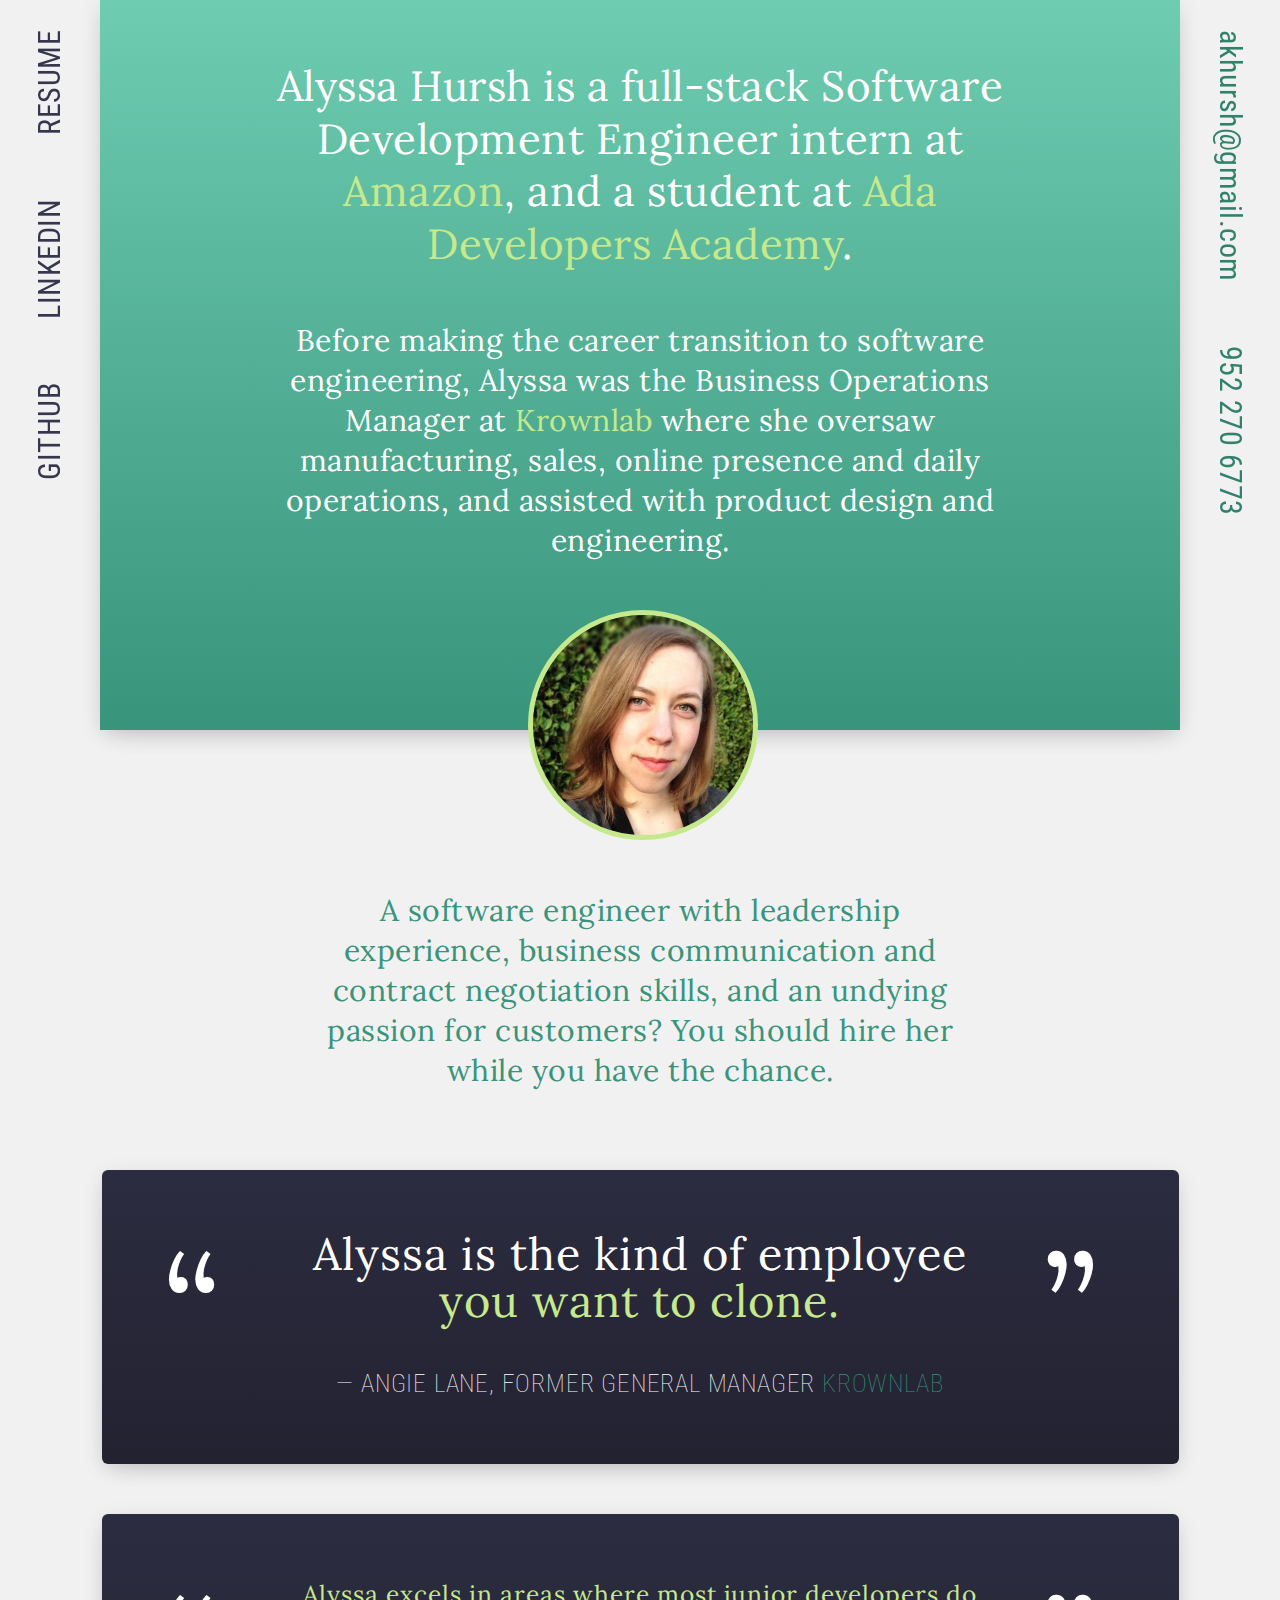
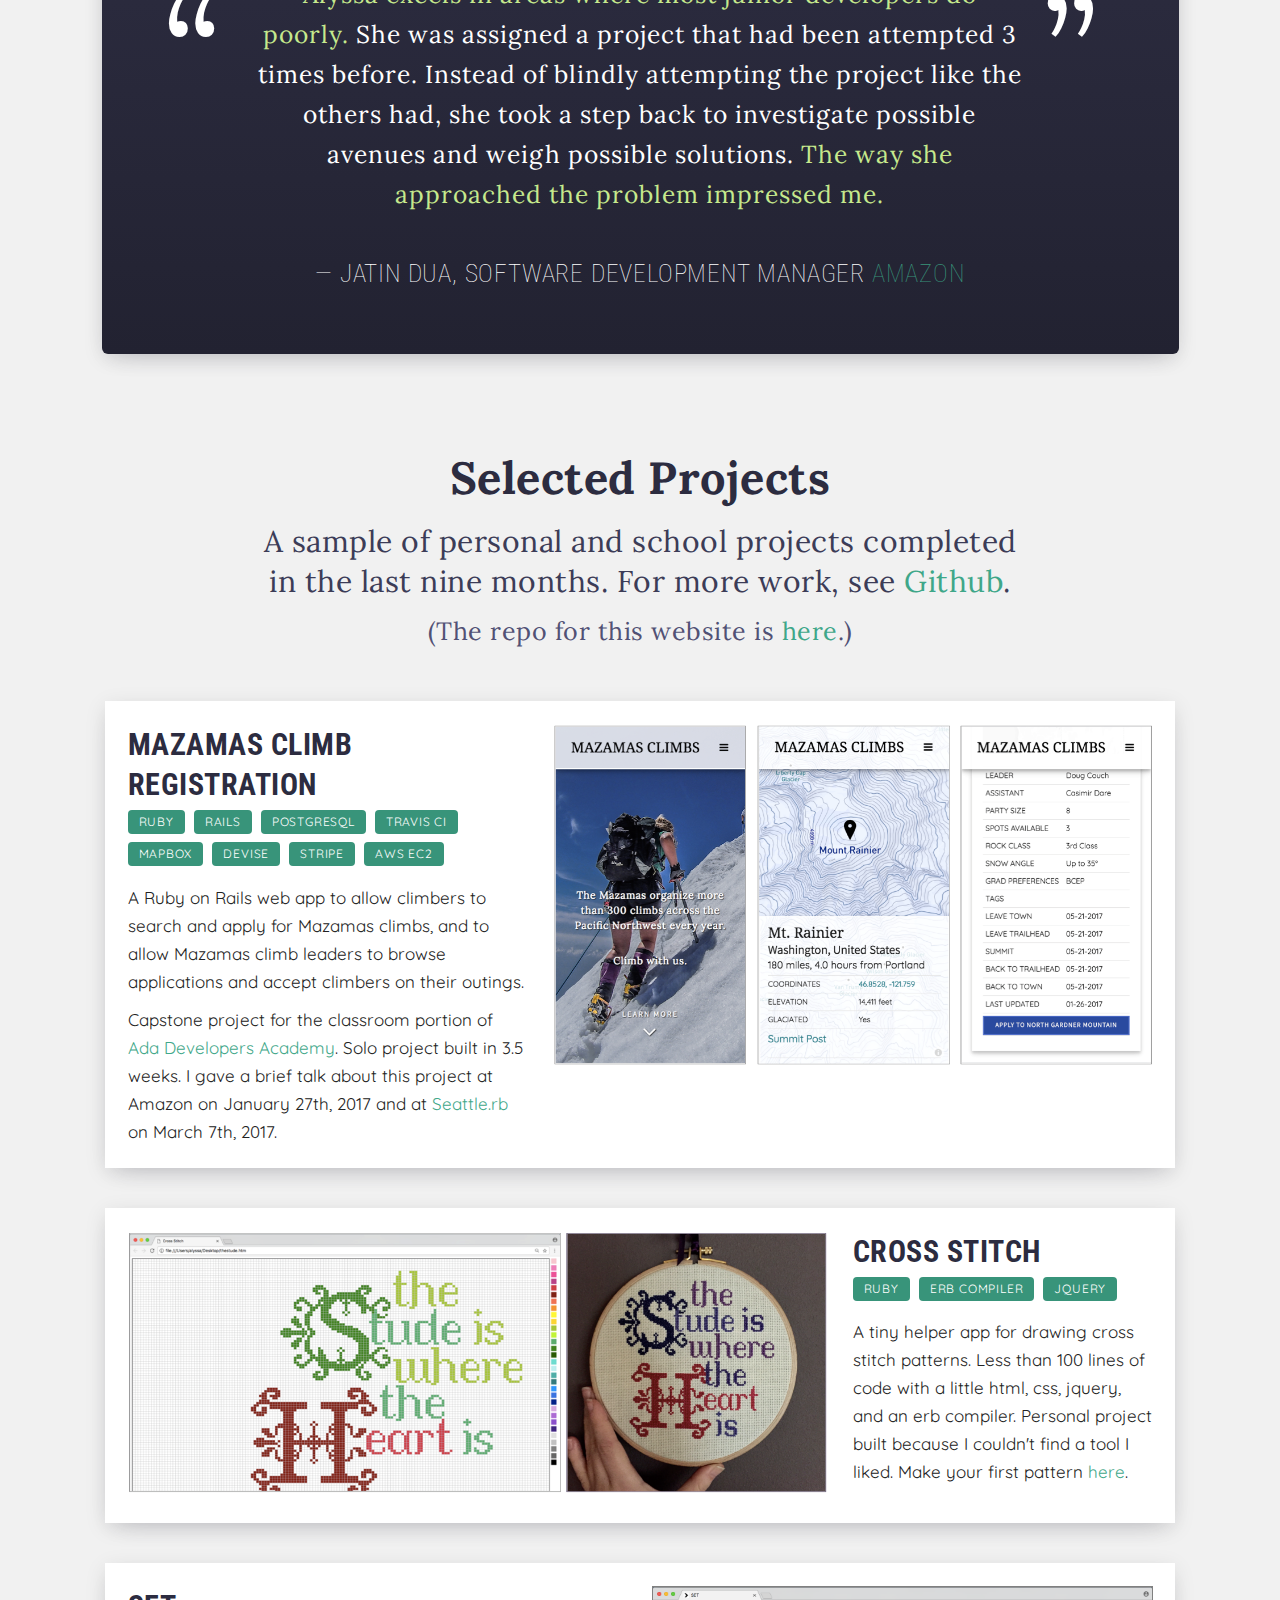
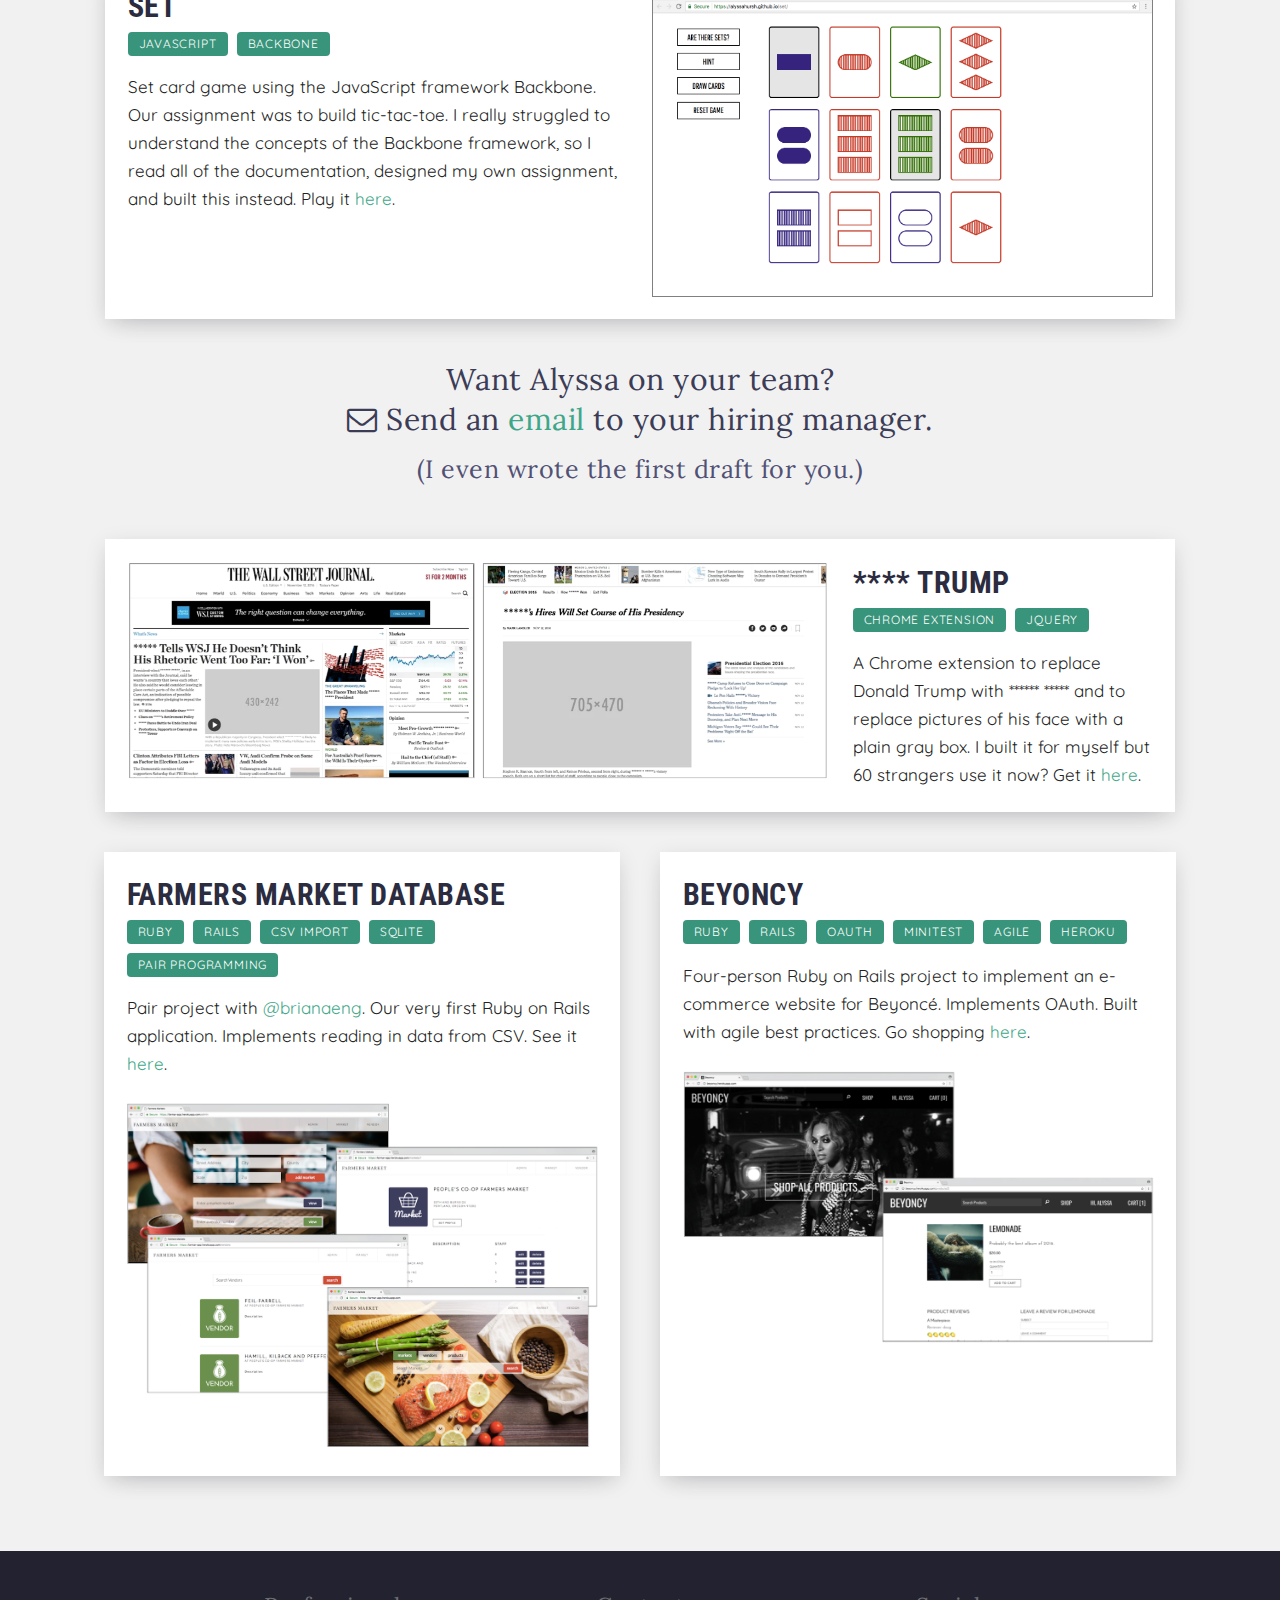
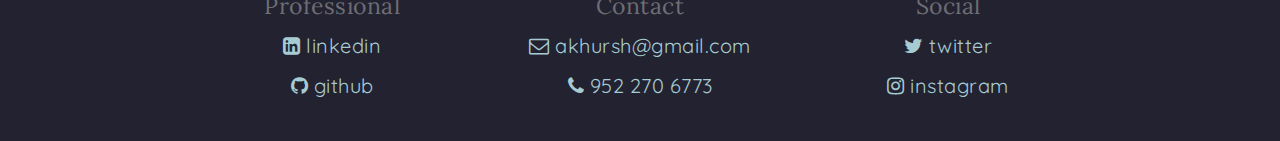
<file: index.html>
<!DOCTYPE html>
<html lang="en">
  <head>
    <meta charset="utf-8">
    <title>Hire Alyssa</title>
    <link rel="stylesheet" type="text/css" href="styles/reset.css">
    <link rel="stylesheet" type="text/css" href="styles/normalize.css">
    <link rel="stylesheet" type="text/css" href="styles/skeleton.css">
    <link rel="stylesheet" type="text/css" href="styles/styles.css">
    <link rel="stylesheet" href="styles/font-awesome/css/font-awesome.min.css" />
    <link href="https://fonts.googleapis.com/css?family=Lora|Quicksand|Roboto+Condensed" rel="stylesheet">
    <script src="https://ajax.googleapis.com/ajax/libs/jquery/3.2.1/jquery.min.js"></script>
    <meta name="viewport" content="width=device-width" />

    <link rel="apple-touch-icon" sizes="57x57" href="styles/favicon/apple-icon-57x57.png">
    <link rel="apple-touch-icon" sizes="60x60" href="styles/favicon/apple-icon-60x60.png">
    <link rel="apple-touch-icon" sizes="72x72" href="styles/favicon/apple-icon-72x72.png">
    <link rel="apple-touch-icon" sizes="76x76" href="styles/favicon/apple-icon-76x76.png">
    <link rel="apple-touch-icon" sizes="114x114" href="styles/favicon/apple-icon-114x114.png">
    <link rel="apple-touch-icon" sizes="120x120" href="styles/favicon/apple-icon-120x120.png">
    <link rel="apple-touch-icon" sizes="144x144" href="styles/favicon/apple-icon-144x144.png">
    <link rel="apple-touch-icon" sizes="152x152" href="styles/favicon/apple-icon-152x152.png">
    <link rel="apple-touch-icon" sizes="180x180" href="styles/favicon/apple-icon-180x180.png">
    <link rel="icon" type="image/png" sizes="192x192"  href="styles/favicon/android-icon-192x192.png">
    <link rel="icon" type="image/png" sizes="32x32" href="styles/favicon/favicon-32x32.png">
    <link rel="icon" type="image/png" sizes="96x96" href="styles/favicon/favicon-96x96.png">
    <link rel="icon" type="image/png" sizes="16x16" href="styles/favicon/favicon-16x16.png">
    <link rel="manifest" href="styles/favicon/manifest.json">
    <meta name="msapplication-TileColor" content="#ffffff">
    <meta name="msapplication-TileImage" content="styles/favicon/ms-icon-144x144.png">
    <meta name="theme-color" content="#ffffff">
  </head>
  <body>
    <header>
      <nav class="mobile">
        <div class="mobile-navbar">
          <h4>HIRE ALYSSA</h4>
          <h4><i class="fa fa-bars" aria-hidden="true"></i></h4>
        </div>

        <div class="dropdown">
          <a href="mailto:akhursh@gmail.com"><h4>akhursh@gmail.com</h4></a>
          <a href="tel:1-952-270-6773"><h4>952 270 6773</h4></a>
          <a href="resume.html"><h4>Resume</h4></a>
          <a href="https://linkedin.com/in/alyssahursh" target="_blank"><h4>LinkedIn</h4></a>
          <a href="https://github.com/alyssahursh" target="_blank"><h4>Github</h4></a>
        </div>
      </nav>
      <nav class="left">
        <a href="https://github.com/alyssahursh" target="_blank"><h4>Github</h4></a>
        <a href="https://linkedin.com/in/alyssahursh" target="_blank"><h4>LinkedIn</h4></a>
        <a href="resume.html"><h4>Resume</h4></a>
      </nav>

      <nav class="right">
        <a href="mailto:akhursh@gmail.com"><h4>akhursh@gmail.com</h4></a>
        <a href="tel:1-952-270-6773"><h4>952 270 6773</h4></a>
      </nav>
    </header>
    <main>
      <section class="slide f1">
        <h2>Alyssa Hursh is a full-stack Software Development Engineer intern at <a href="https://www.amazon.com" target="_blank">Amazon</a>, and a student at <a href="https://adadevelopersacademy.org" target="_blank">Ada Developers Academy</a>.</h2>
        <h3>Before making the career transition to software engineering, Alyssa was the Business Operations Manager at <a href="https://www.krownlab.com" target="_blank">Krownlab</a> where she oversaw manufacturing, sales, online presence and daily operations, and assisted with product design and engineering.</h3>

        <img src="assets/hursh.jpg" alt="Alyssa Hursh headshot" class="headshot"/>
      </section>

      <section class="no-background">
        <h3>A software engineer with leadership experience, business communication and contract negotiation skills, and an undying passion for customers? You should hire her while you have the chance.</h3>
      </section>

      <div class="pullquote">
        <h4 class="left-quote">&ldquo;</h4><h4 class="quote short-text">Alyssa is the kind of employee <br/><b>you want to clone.</b></h4><h4 class="right-quote">&rdquo;</h4>
        <h4 class="name">— Angie Lane, Former General Manager <a href="https://www.krownlab.com" target="_blank"><em>Krownlab</em></a></h4>
      </div>

      <div class="pullquote">
        <h4 class="left-quote">&ldquo;</h4><h4 class="quote long-text"><b>Alyssa excels in areas where most junior developers do poorly.</b> She was assigned a project that had been attempted 3 times before. Instead of blindly attempting the project like the others had, she took a step back to investigate possible avenues and weigh possible solutions. <b>The way she approached the problem impressed me.</b></h4><h4 class="right-quote">&rdquo;</h4>
        <h4 class="name">— Jatin Dua, Software Development Manager <a href="https://www.amazon.com" target="_blank"><em>Amazon</em></a></h4>
      </div>

      <section class="selected">
        <h2>Selected Projects</h2>
        <h3>A sample of personal and school projects completed in the last nine months. For more work, see <a href="https://www.github.com/alyssahursh" target="_blank">Github</a>.</h3>
        <h4>(The repo for this website is <a href="https://github.com/alyssahursh/hirealyssa" target="_blank">here</a>.)</h4>

      </section>

      <div class="project image-60">
        <div class="text">
          <h3><a href="https://github.com/alyssahursh/mazamas" target="_blank">Mazamas Climb Registration</a></h3>
          <div class="tags">
            <h5>Ruby</h5>
            <h5>Rails</h5>
            <h5>PostgreSQL</h5>
            <h5>Travis CI</h5>
            <h5>Mapbox</h5>
            <h5>Devise</h5>
            <h5>Stripe</h5>
            <h5>AWS EC2</h5>
          </div>
          <p class="description">
            A Ruby on Rails web app to allow climbers to search and apply for Mazamas climbs, and to allow Mazamas climb leaders to browse applications and accept climbers on their outings.
          </p>
          <p class="description">
            Capstone project for the classroom portion of <a href="adadevelopersacademy.org">Ada Developers Academy</a>. Solo project built in 3.5 weeks. I gave a brief talk about this project at Amazon on January 27th, 2017 and at <a href="www.seattlerb.org">Seattle.rb</a> on March 7th, 2017.
          </p>
        </div>
        <div class="image">
          <a href="https://github.com/alyssahursh/mazamas" target="_blank"><img src="assets/mazamas-phone.png" alt="Mazamas Climb Registration Mobile Screenshots"/></a>
        </div>
      </div>

      <div class="project image-70 image-left">
        <div class="text">
          <h3><a href="https://github.com/alyssahursh/cross-stitch" target="_blank">Cross Stitch</a></h3>
          <div class="tags">
            <h5>Ruby</h5>
            <h5>ERB Compiler</h5>
            <h5>jQuery</h5>
          </div>
          <p class="description">
            A tiny helper app for drawing cross stitch patterns. Less than 100 lines of code with a little html, css, jquery, and an erb compiler. Personal project built because I couldn't find a tool I liked. Make your first pattern <a href="https://alyssahursh.github.io/cross-stitch">here</a>.
          </p>
        </div>
        <div class="image">
          <a href="https://github.com/alyssahursh/cross-stitch" target="_blank"><img src="assets/cross-stitch.png" alt="Cross stitch pattern sample screenshot"/></a>
        </div>
      </div>

      <div class="project image-50">
        <div class="text">
          <h3><a href="https://github.com/alyssahursh/set" target="_blank">Set</a></h3>
          <div class="tags">
            <h5>Javascript</h5>
            <h5>Backbone</h5>
          </div>
          <p class="description">
            Set card game using the JavaScript framework Backbone. Our assignment was to build tic-tac-toe. I really struggled to understand the concepts of the Backbone framework, so I read all of the documentation, designed my own assignment, and built this instead. Play it <a href="https://alyssahursh.github.io/set">here</a>.
          </p>
        </div>
        <div class="image border">
          <a href="https://github.com/alyssahursh/set" target="_blank"><img src="assets/set.png" alt="Set Game Screenshots"/></a>
        </div>
      </div>

      <section class="selected send-email">
        <h3>Want Alyssa on your team? <br/> <i class="fa fa-envelope-o" aria-hidden="true"></i> Send an <a href="mailto:Hiring%20Manager?subject=Really%20promising%20dev%20candidate&body=How%20much%20is%20the%20employee%20referral%20bonus%20again?%20hirealyssa.com">email</a> to your hiring manager.</h3>
        <h4>(I even wrote the first draft for you.)</h4>
      </section>

      <div class="project image-70 image-left">
        <div class="text">
          <h3><a href="https://github.com/alyssahursh/asterisk-trump" target="_blank">**** Trump</a></h3>
          <div class="tags">
            <h5>Chrome Extension</h5>
            <h5>jQuery</h5>
          </div>
          <p class="description">
            A Chrome extension to replace Donald Trump with ****** ***** and to replace pictures of his face with a plain gray box. I built it for myself but 60 strangers use it now? Get it <a href="https://chrome.google.com/webstore/detail/trump/oahajgphigbipdeclpinffdaadihblcg">here</a>.
          </p>
        </div>
        <div class="image">
          <a href="https://github.com/alyssahursh/trump" target="_blank"><img src="assets/trump.png" alt="Chrome extension sample screenshots"/></a>
        </div>
      </div>

      <div class="double">
        <div class="project">
          <div class="text">
            <h3><a href="https://github.com/alyssahursh/FarMarRails" target="_blank">Farmers Market Database</a></h3>
            <div class="tags">
              <h5>Ruby</h5>
              <h5>Rails</h5>
              <h5>CSV import</h5>
              <h5>SQLite</h5>
              <h5>Pair programming</h5>
            </div>
            <p class="description">
              Pair project with <a href="https://github.com/brianaeng">@brianaeng</a>. Our very first Ruby on Rails application. Implements reading in data from CSV. See it <a href="https://farmar-app.herokuapp.com">here</a>.
            </p>
          </div>
          <div class="image">
            <a href="https://github.com/alyssahursh/FarMarRails" target="_blank"><img src="assets/farmar.png" alt="Far Mar Rails application screenshots"/></a>
          </div>
        </div>
        <div class="project">
          <div class="text">
            <h3><a href="https://github.com/alyssahursh/beyoncy" target="_blank">Beyoncy</a></h3>
            <div class="tags">
              <h5>Ruby</h5>
              <h5>Rails</h5>
              <h5>OAuth</h5>
              <h5>Minitest</h5>
              <h5>Agile</h5>
              <h5>Heroku</h5>
            </div>
            <p class="description">
              Four-person Ruby on Rails project to implement an e-commerce website for Beyoncé. Implements OAuth. Built with agile best practices. Go shopping <a href="http://beyoncy.herokuapp.com/">here</a>.
            </p>
          </div>
          <div class="image">
            <a href="https://github.com/alyssahursh/beyoncy" target="_blank"><img src="assets/beyoncy.png" alt="Beyoncy project screenshots"/></a>
          </div>
        </div>
      </div>

    </main>

    <footer>
      <div>
        <h3>Professional</h3>
        <a href="https://linkedin.com/in/alyssahursh" target="_blank"><h4><i class="fa fa-linkedin-square" aria-hidden="true"></i> linkedin</h4></a>
        <a href="https://github.com/alyssahursh" target="_blank"><h4><i class="fa fa-github" aria-hidden="true"></i> github</h4></a>
      </div>
      <div class="contact">
        <h3>Contact</h3>
        <a href="mailto:akhursh@gmail.com"><h4><i class="fa fa-envelope-o" aria-hidden="true"></i> akhursh@gmail.com</h4></a>
        <a href="tel:1-952-270-6773"><h4><i class="fa fa-phone" aria-hidden="true"></i> 952 270 6773</h4></a>
      </div>
      <div>
        <h3>Social</h3>
        <a href="https://twitter.com/whistlehello" target="_blank"><h4><i class="fa fa-twitter" aria-hidden="true"></i>
 twitter</h4></a>
        <a href="https://instagram.com/whistlehello" target="_blank"><h4><i class="fa fa-instagram" aria-hidden="true"></i>
 instagram</h4></a>
      </div>
    </footer>

  </body>
  <script>
    $(document).ready(function() {
      $( ".mobile-navbar" ).click(function() {
        $( ".dropdown" ).toggle();
      });
      $(".project").click(function() {
        window.open($(this).find(".text h3 a").attr("href"), "_blank");
        return false;
      });
    });
  </script>
</html>
</file>
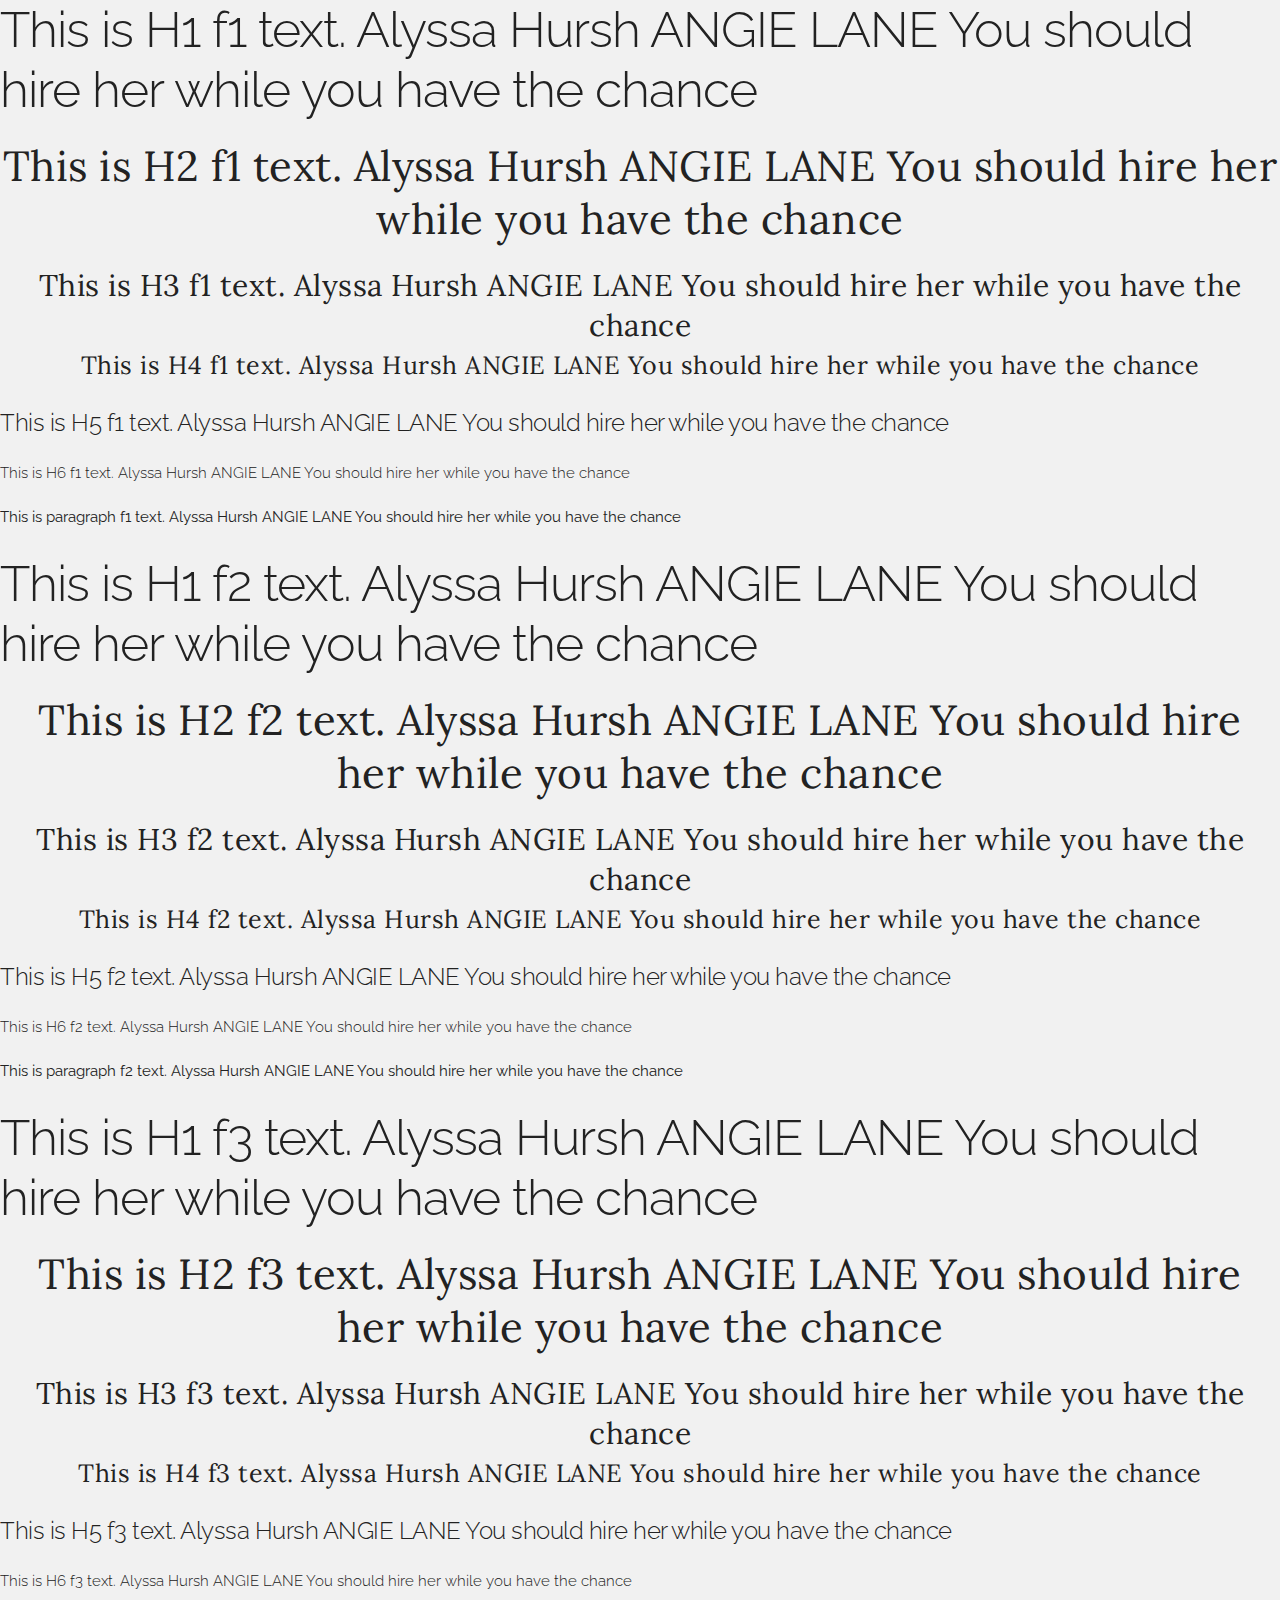
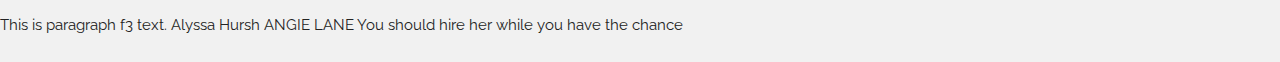
<file: fonts.html>
<!DOCTYPE html>
<html>
  <head>
    <meta charset="utf-8">
    <title>Hire Alyssa</title>
    <link rel="stylesheet" type="text/css" href="styles/reset.css">
    <link rel="stylesheet" type="text/css" href="styles/normalize.css">
    <link rel="stylesheet" type="text/css" href="styles/skeleton.css">
    <link rel="stylesheet" type="text/css" href="styles/styles.css">
  </head>
  <body>

    <h1 class="f1">This is H1 f1 text. Alyssa Hursh ANGIE LANE You should hire her while you have the chance</h1>
    <h2 class="f1">This is H2 f1 text. Alyssa Hursh ANGIE LANE You should hire her while you have the chance</h2>
    <h3 class="f1">This is H3 f1 text. Alyssa Hursh ANGIE LANE You should hire her while you have the chance</h3>
    <h4 class="f1">This is H4 f1 text. Alyssa Hursh ANGIE LANE You should hire her while you have the chance</h4>
    <h5 class="f1">This is H5 f1 text. Alyssa Hursh ANGIE LANE You should hire her while you have the chance</h5>
    <h6 class="f1">This is H6 f1 text. Alyssa Hursh ANGIE LANE You should hire her while you have the chance</h6>
    <p class="f1">This is paragraph f1 text. Alyssa Hursh ANGIE LANE You should hire her while you have the chance</p>

    <h1 class="f2">This is H1 f2 text. Alyssa Hursh ANGIE LANE You should hire her while you have the chance</h1>
    <h2 class="f2">This is H2 f2 text. Alyssa Hursh ANGIE LANE You should hire her while you have the chance</h2>
    <h3 class="f2">This is H3 f2 text. Alyssa Hursh ANGIE LANE You should hire her while you have the chance</h3>
    <h4 class="f2">This is H4 f2 text. Alyssa Hursh ANGIE LANE You should hire her while you have the chance</h4>
    <h5 class="f2">This is H5 f2 text. Alyssa Hursh ANGIE LANE You should hire her while you have the chance</h5>
    <h6 class="f2">This is H6 f2 text. Alyssa Hursh ANGIE LANE You should hire her while you have the chance</h6>
    <p class="f2">This is paragraph f2 text. Alyssa Hursh ANGIE LANE You should hire her while you have the chance</p>

    <h1 class="f3">This is H1 f3 text. Alyssa Hursh ANGIE LANE You should hire her while you have the chance</h1>
    <h2 class="f3">This is H2 f3 text. Alyssa Hursh ANGIE LANE You should hire her while you have the chance</h2>
    <h3 class="f3">This is H3 f3 text. Alyssa Hursh ANGIE LANE You should hire her while you have the chance</h3>
    <h4 class="f3">This is H4 f3 text. Alyssa Hursh ANGIE LANE You should hire her while you have the chance</h4>
    <h5 class="f3">This is H5 f3 text. Alyssa Hursh ANGIE LANE You should hire her while you have the chance</h5>
    <h6 class="f3">This is H6 f3 text. Alyssa Hursh ANGIE LANE You should hire her while you have the chance</h6>
    <p class="f3">This is paragraph f3 text. Alyssa Hursh ANGIE LANE You should hire her while you have the chance</p>

  </body>
</html>
</file>
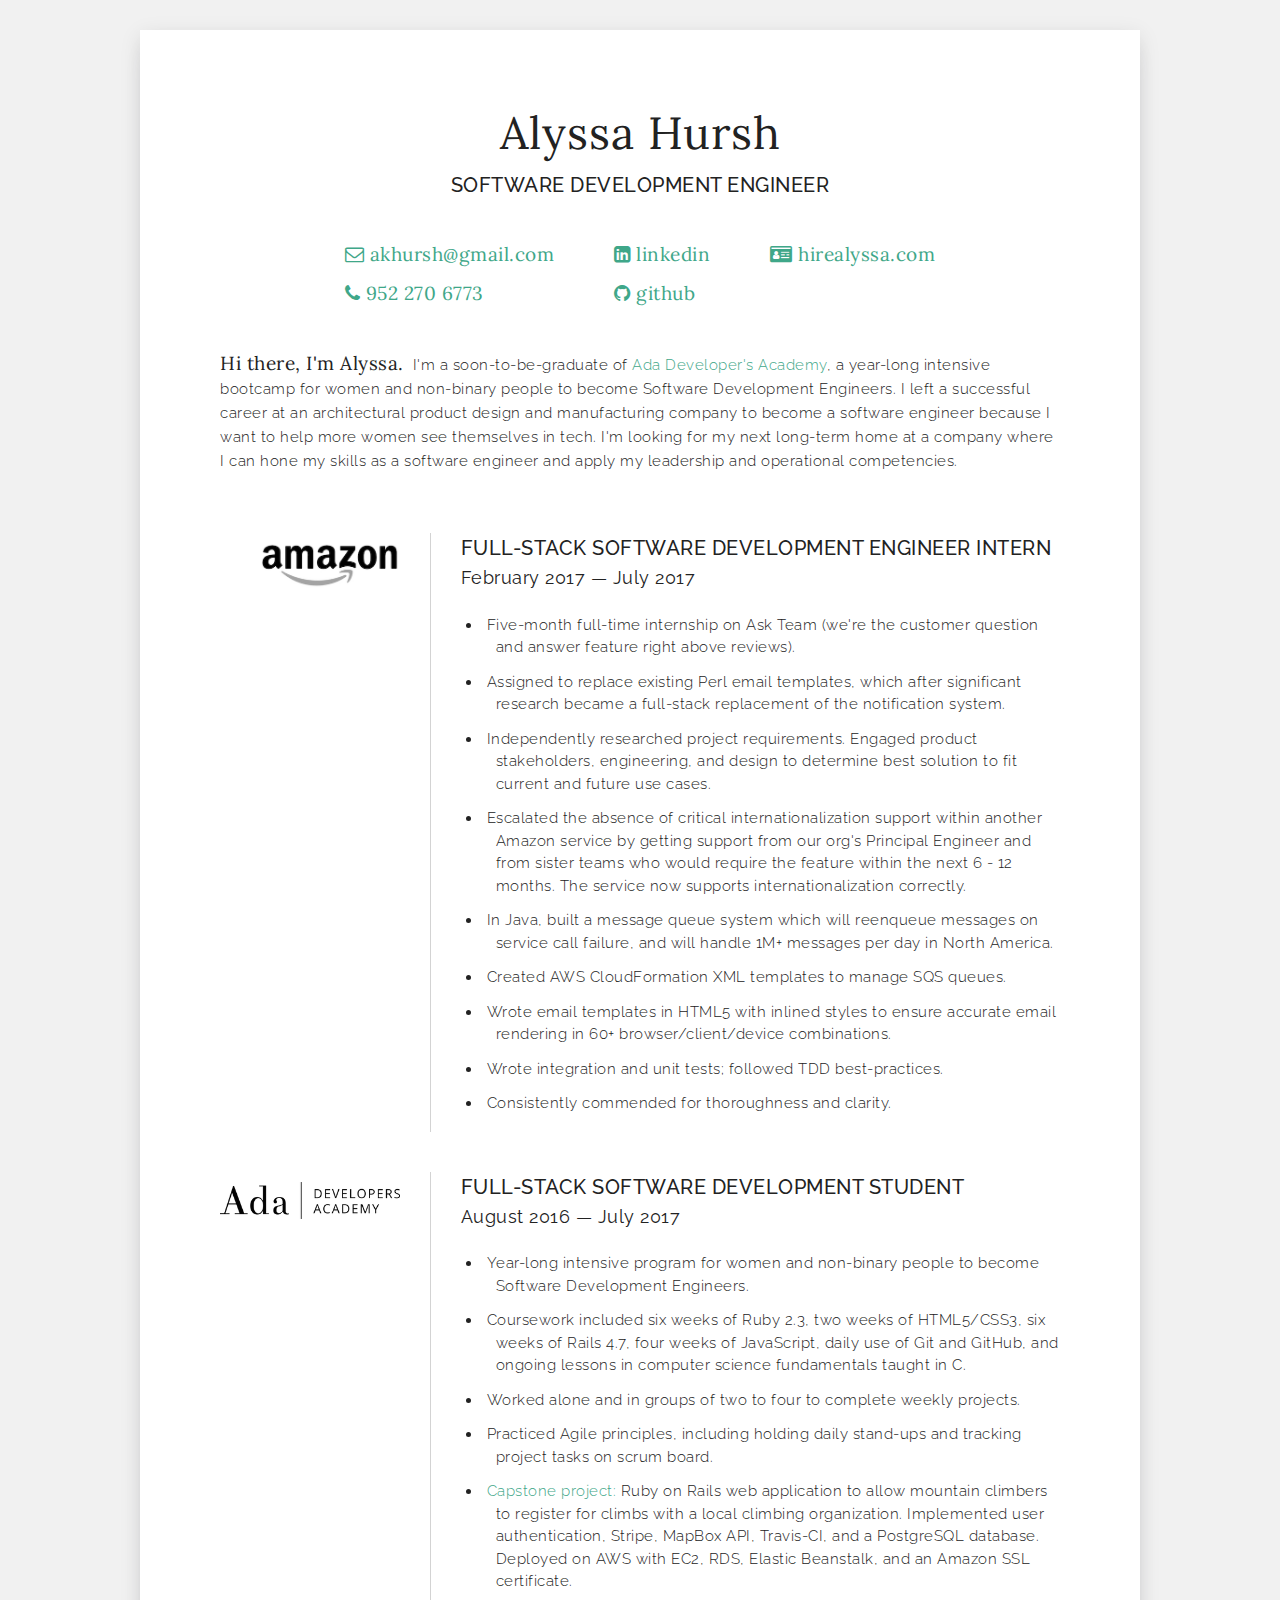
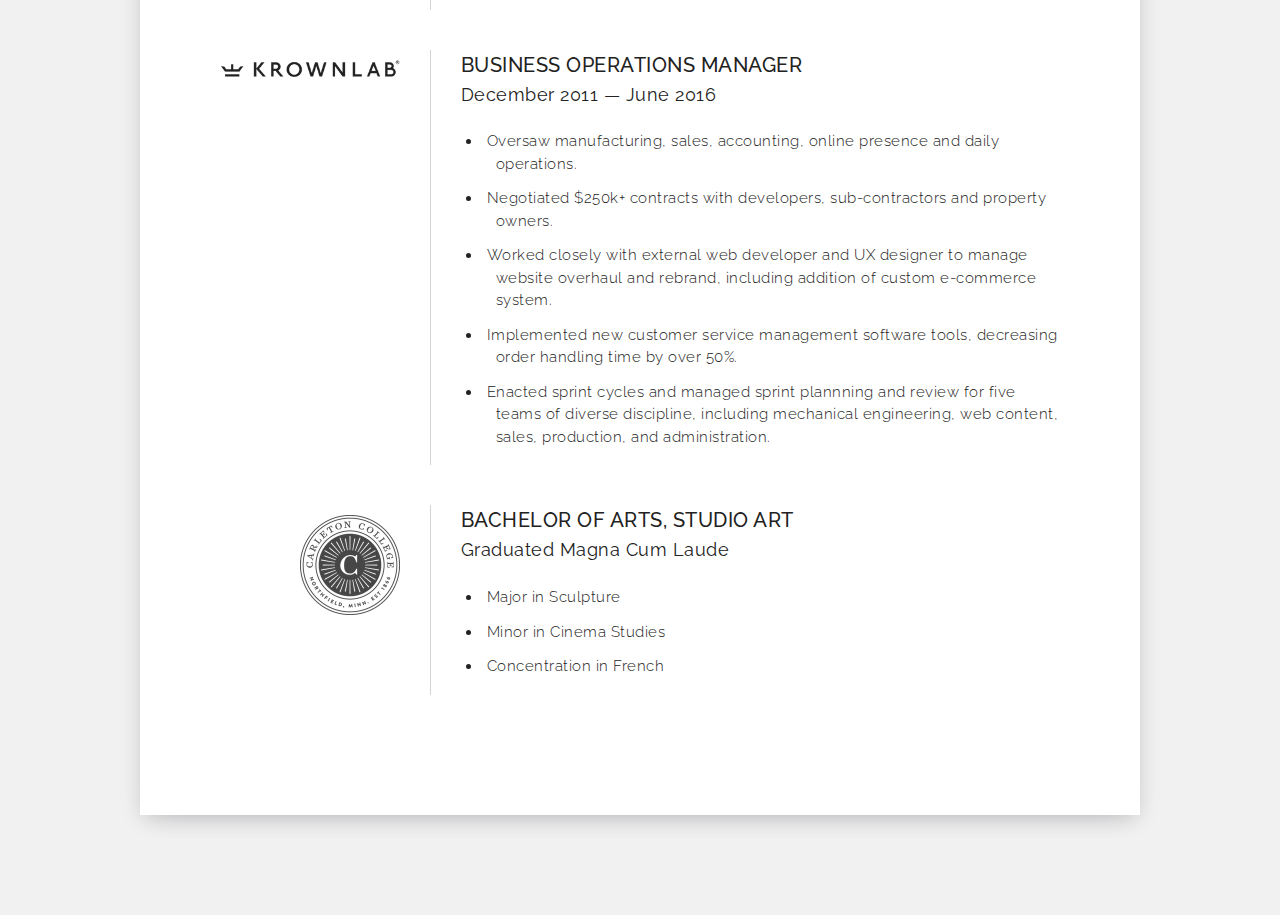
<file: resume.html>
<!DOCTYPE html>
<html>

<head>
  <meta charset="utf-8">
  <title>Hire Alyssa</title>
  <link rel="stylesheet" type="text/css" href="styles/reset.css">
  <link rel="stylesheet" type="text/css" href="styles/normalize.css">
  <link rel="stylesheet" type="text/css" href="styles/skeleton.css">
  <link rel="stylesheet" type="text/css" href="styles/styles.css">
  <link rel="stylesheet" href="styles/font-awesome/css/font-awesome.min.css" />
  <link href="https://fonts.googleapis.com/css?family=Lora|Quicksand|Roboto+Condensed" rel="stylesheet">
  <script src="https://ajax.googleapis.com/ajax/libs/jquery/3.2.1/jquery.min.js"></script>
  <meta name="viewport" content="width=device-width" />

  <link rel="apple-touch-icon" sizes="57x57" href="styles/favicon/apple-icon-57x57.png">
  <link rel="apple-touch-icon" sizes="60x60" href="styles/favicon/apple-icon-60x60.png">
  <link rel="apple-touch-icon" sizes="72x72" href="styles/favicon/apple-icon-72x72.png">
  <link rel="apple-touch-icon" sizes="76x76" href="styles/favicon/apple-icon-76x76.png">
  <link rel="apple-touch-icon" sizes="114x114" href="styles/favicon/apple-icon-114x114.png">
  <link rel="apple-touch-icon" sizes="120x120" href="styles/favicon/apple-icon-120x120.png">
  <link rel="apple-touch-icon" sizes="144x144" href="styles/favicon/apple-icon-144x144.png">
  <link rel="apple-touch-icon" sizes="152x152" href="styles/favicon/apple-icon-152x152.png">
  <link rel="apple-touch-icon" sizes="180x180" href="styles/favicon/apple-icon-180x180.png">
  <link rel="icon" type="image/png" sizes="192x192" href="styles/favicon/android-icon-192x192.png">
  <link rel="icon" type="image/png" sizes="32x32" href="styles/favicon/favicon-32x32.png">
  <link rel="icon" type="image/png" sizes="96x96" href="styles/favicon/favicon-96x96.png">
  <link rel="icon" type="image/png" sizes="16x16" href="styles/favicon/favicon-16x16.png">
  <link rel="manifest" href="styles/favicon/manifest.json">
  <meta name="msapplication-TileColor" content="#ffffff">
  <meta name="msapplication-TileImage" content="styles/favicon/ms-icon-144x144.png">
  <meta name="theme-color" content="#ffffff">
</head>

<body>
  <header>
    <!-- <nav class="mobile">
      <div class="mobile-navbar">
        <h4>HIRE ALYSSA</h4>
        <h4><i class="fa fa-bars" aria-hidden="true"></i></h4>
      </div>

      <div class="dropdown">
        <a href="mailto:akhursh@gmail.com"><h4>akhursh@gmail.com</h4></a>
        <a href="tel:1-952-270-6773"><h4>952 270 6773</h4></a>
        <a href="resume.html"><h4>Resume</h4></a>
        <a href="https://linkedin.com/in/alyssahursh" target="_blank"><h4>LinkedIn</h4></a>
        <a href="https://github.com/alyssahursh" target="_blank"><h4>Github</h4></a>
      </div>
    </nav>
    <nav class="left">
      <a href="https://github.com/alyssahursh" target="_blank"><h4>Github</h4></a>
      <a href="https://linkedin.com/in/alyssahursh" target="_blank"><h4>LinkedIn</h4></a>
      <a href="resume.html"><h4>Resume</h4></a>
    </nav>

    <nav class="right">
      <a href="mailto:akhursh@gmail.com"><h4>akhursh@gmail.com</h4></a>
      <a href="tel:1-952-270-6773"><h4>952 270 6773</h4></a>
    </nav> -->
  </header>
  <main class="resume">
    <h1>Alyssa Hursh</h1>
    <h2>Software Development Engineer</h2>

    <div class="contact-columns">
      <div class="contact">
        <a href="mailto:akhursh@gmail.com"><h4><i class="fa fa-envelope-o" aria-hidden="true"></i> akhursh@gmail.com</h4></a>
        <a href="tel:1-952-270-6773"><h4><i class="fa fa-phone" aria-hidden="true"></i> 952 270 6773</h4></a>
      </div>
      <div class="contact">
        <a href="https://linkedin.com/in/alyssahursh" target="_blank"><h4><i class="fa fa-linkedin-square" aria-hidden="true"></i> linkedin</h4></a>
        <a href="https://github.com/alyssahursh" target="_blank"><h4><i class="fa fa-github" aria-hidden="true"></i> github</h4></a>
      </div>
      <div class="contact">
        <a href="http://www.hirealyssa.com" target="_blank"><h4><i class="fa fa-id-card" aria-hidden="true"></i> hirealyssa.com</h4></a>
      </div>
    </div>

    <section class="bio">
      <h4>Hi there, I'm Alyssa.</h4>
      <p>
        I'm a soon-to-be-graduate of <a href="http://www.adadevelopersacademy.org" target="_blank">Ada Developer's Academy</a>, a year-long intensive bootcamp for women and non-binary people to become Software Development Engineers. I left a successful
        career at an architectural product design and manufacturing company to become a software engineer because I want to help more women see themselves in tech. I'm looking for my next long-term home at a company where I can hone my skills as a software
        engineer and apply my leadership and operational competencies.
      </p>
    </section>

    <section class="cv-entry">
      <div class="logo medium">
        <a href="https://www.amazon.com">
               <img src="assets/amazon.jpg" target="_blank" alt="Amazon Logo" />
           </a>
      </div>
      <div class="description">
        <h3>Full-Stack Software Development Engineer Intern</h3>
        <h4>February 2017 — July 2017</h4>
        <ul>
          <li>Five-month full-time internship on Ask Team (we're the customer question and answer feature right above reviews).</li>
          <li>Assigned to replace existing Perl email templates, which after significant research became a full-stack replacement of the notification system.</li>
          <li>Independently researched project requirements. Engaged product stakeholders, engineering, and design to determine best solution to fit current and future use cases.</li>
          <li>Escalated the absence of critical internationalization support within another Amazon service by getting support from our org's Principal Engineer and from sister teams who would require the feature within the next 6 - 12 months. The service
            now supports internationalization correctly.</li>
          <li>In Java, built a message queue system which will reenqueue messages on service call failure, and will handle 1M+ messages per day in North America.</li>
          <li>Created AWS CloudFormation XML templates to manage SQS queues.</li>
          <li>Wrote email templates in HTML5 with inlined styles to ensure accurate email rendering in 60+ browser/client/device combinations.</li>
          <li>Wrote integration and unit tests; followed TDD best-practices.</li>
          <li>Consistently commended for thoroughness and clarity.</li>
        </ul>
      </div>
    </section>

    <section class="cv-entry">
      <div class="logo">
        <a href="http://www.adadevelopersacademy.org" target="_blank">
             <img src="assets/ada.png" alt="Ada Developers Academy Logo" />
           </a>
      </div>

      <div class="description">
        <h3>Full-Stack Software Development Student</h3>
        <h4>August 2016 — July 2017</h4>
        <ul>
          <li>Year-long intensive program for women and non-binary people to become Software Development Engineers.</li>
          <li>Coursework included six weeks of Ruby 2.3, two weeks of HTML5/CSS3, six weeks of Rails 4.7, four weeks of JavaScript, daily use of Git and GitHub, and ongoing lessons in computer science fundamentals taught in C.</li>
          <li>Worked alone and in groups of two to four to complete weekly projects.</li>
          <li>Practiced Agile principles, including holding daily stand-ups and tracking project tasks on scrum board.</li>
          <li><a href="https://github.com/alyssahursh/mazamas">Capstone project:</a> Ruby on Rails web application to allow mountain climbers to register for climbs with a local climbing organization. Implemented user authentication, Stripe, MapBox API, Travis-CI,
            and a PostgreSQL database. Deployed on AWS with EC2, RDS, Elastic Beanstalk, and an Amazon SSL certificate.</li>
        </ul>
      </div>
    </section>

    <section class="cv-entry">
      <div class="logo">
        <a href="https://www.krownlab.com">
          <img src="assets/krownlab.png" target="_blank" alt="Krownlab Logo" />
        </a>
      </div>

      <div class="description">
        <h3>Business Operations Manager</h3>
        <h4>December 2011 — June 2016</h4>
        <ul>
          <li>Oversaw manufacturing, sales, accounting, online presence and daily operations.</li>
          <li>Negotiated $250k+ contracts with developers, sub-contractors and property owners.</li>
          <li>Worked closely with external web developer and UX designer to manage website overhaul and rebrand, including addition of custom e-commerce system.</li>
          <li>Implemented new customer service management software tools, decreasing order handling time by over 50%.</li>
          <li>Enacted sprint cycles and managed sprint plannning and review for five teams of diverse discipline, including mechanical engineering, web content, sales, production, and administration.</li>
        </ul>
      </div>
    </section>

    <section class="cv-entry">
      <div class="smaller logo">
        <a href="https://www.carleton.edu">
          <img src="assets/carleton.png" target="_blank" alt="Carleton College Logo" />
        </a>
      </div>
      <div class="description">
        <h3>Bachelor of Arts, Studio Art</h3>
        <h4>Graduated Magna Cum Laude</h4>
        <ul>
          <li>Major in Sculpture</li>
          <li>Minor in Cinema Studies</li>
          <li>Concentration in French</li>
        </ul>
      </div>
    </section>
  </main>
</body>
</file>
<file: styles/skeleton.css>
/*
* Skeleton V2.0.4
* Copyright 2014, Dave Gamache
* www.getskeleton.com
* Free to use under the MIT license.
* http://www.opensource.org/licenses/mit-license.php
* 12/29/2014
*/


/* Table of contents
––––––––––––––––––––––––––––––––––––––––––––––––––
- Grid
- Base Styles
- Typography
- Links
- Buttons
- Forms
- Lists
- Code
- Tables
- Spacing
- Utilities
- Clearing
- Media Queries
*/


/* Grid
–––––––––––––––––––––––––––––––––––––––––––––––––– */
.container {
  position: relative;
  width: 100%;
  max-width: 960px;
  margin: 0 auto;
  padding: 0 20px;
  box-sizing: border-box; }
.column,
.columns {
  width: 100%;
  float: left;
  box-sizing: border-box; }

/* For devices larger than 400px */
@media (min-width: 400px) {
  .container {
    width: 85%;
    padding: 0; }
}

/* For devices larger than 550px */
@media (min-width: 550px) {
  .container {
    width: 80%; }
  .column,
  .columns {
    margin-left: 4%; }
  .column:first-child,
  .columns:first-child {
    margin-left: 0; }

  .one.column,
  .one.columns                    { width: 4.66666666667%; }
  .two.columns                    { width: 13.3333333333%; }
  .three.columns                  { width: 22%;            }
  .four.columns                   { width: 30.6666666667%; }
  .five.columns                   { width: 39.3333333333%; }
  .six.columns                    { width: 48%;            }
  .seven.columns                  { width: 56.6666666667%; }
  .eight.columns                  { width: 65.3333333333%; }
  .nine.columns                   { width: 74.0%;          }
  .ten.columns                    { width: 82.6666666667%; }
  .eleven.columns                 { width: 91.3333333333%; }
  .twelve.columns                 { width: 100%; margin-left: 0; }

  .one-third.column               { width: 30.6666666667%; }
  .two-thirds.column              { width: 65.3333333333%; }

  .one-half.column                { width: 48%; }

  /* Offsets */
  .offset-by-one.column,
  .offset-by-one.columns          { margin-left: 8.66666666667%; }
  .offset-by-two.column,
  .offset-by-two.columns          { margin-left: 17.3333333333%; }
  .offset-by-three.column,
  .offset-by-three.columns        { margin-left: 26%;            }
  .offset-by-four.column,
  .offset-by-four.columns         { margin-left: 34.6666666667%; }
  .offset-by-five.column,
  .offset-by-five.columns         { margin-left: 43.3333333333%; }
  .offset-by-six.column,
  .offset-by-six.columns          { margin-left: 52%;            }
  .offset-by-seven.column,
  .offset-by-seven.columns        { margin-left: 60.6666666667%; }
  .offset-by-eight.column,
  .offset-by-eight.columns        { margin-left: 69.3333333333%; }
  .offset-by-nine.column,
  .offset-by-nine.columns         { margin-left: 78.0%;          }
  .offset-by-ten.column,
  .offset-by-ten.columns          { margin-left: 86.6666666667%; }
  .offset-by-eleven.column,
  .offset-by-eleven.columns       { margin-left: 95.3333333333%; }

  .offset-by-one-third.column,
  .offset-by-one-third.columns    { margin-left: 34.6666666667%; }
  .offset-by-two-thirds.column,
  .offset-by-two-thirds.columns   { margin-left: 69.3333333333%; }

  .offset-by-one-half.column,
  .offset-by-one-half.columns     { margin-left: 52%; }

}


/* Base Styles
–––––––––––––––––––––––––––––––––––––––––––––––––– */
/* NOTE
html is set to 62.5% so that all the REM measurements throughout Skeleton
are based on 10px sizing. So basically 1.5rem = 15px :) */
html {
  font-size: 62.5%; }
body {
  font-size: 1.5em; /* currently ems cause chrome bug misinterpreting rems on body element */
  line-height: 1.6;
  font-weight: 400;
  font-family: "Raleway", "HelveticaNeue", "Helvetica Neue", Helvetica, Arial, sans-serif;
  color: #222; }


/* Typography
–––––––––––––––––––––––––––––––––––––––––––––––––– */
h1, h2, h3, h4, h5, h6 {
  margin-top: 0;
  margin-bottom: 2rem;
  font-weight: 300; }
h1 { font-size: 4.0rem; line-height: 1.2;  letter-spacing: -.1rem;}
h2 { font-size: 3.6rem; line-height: 1.25; letter-spacing: -.1rem; }
h3 { font-size: 3.0rem; line-height: 1.3;  letter-spacing: -.1rem; }
h4 { font-size: 2.4rem; line-height: 1.35; letter-spacing: -.08rem; }
h5 { font-size: 1.8rem; line-height: 1.5;  letter-spacing: -.05rem; }
h6 { font-size: 1.5rem; line-height: 1.6;  letter-spacing: 0; }

/* Larger than phablet */
@media (min-width: 550px) {
  h1 { font-size: 5.0rem; }
  h2 { font-size: 4.2rem; }
  h3 { font-size: 3.6rem; }
  h4 { font-size: 3.0rem; }
  h5 { font-size: 2.4rem; }
  h6 { font-size: 1.5rem; }
}

p {
  margin-top: 0; }


/* Links
–––––––––––––––––––––––––––––––––––––––––––––––––– */
a {
  color: #1EAEDB; }
a:hover {
  color: #0FA0CE; }


/* Buttons
–––––––––––––––––––––––––––––––––––––––––––––––––– */
.button,
button,
input[type="submit"],
input[type="reset"],
input[type="button"] {
  display: inline-block;
  height: 38px;
  padding: 0 30px;
  color: #555;
  text-align: center;
  font-size: 11px;
  font-weight: 600;
  line-height: 38px;
  letter-spacing: .1rem;
  text-transform: uppercase;
  text-decoration: none;
  white-space: nowrap;
  background-color: transparent;
  border-radius: 4px;
  border: 1px solid #bbb;
  cursor: pointer;
  box-sizing: border-box; }
.button:hover,
button:hover,
input[type="submit"]:hover,
input[type="reset"]:hover,
input[type="button"]:hover,
.button:focus,
button:focus,
input[type="submit"]:focus,
input[type="reset"]:focus,
input[type="button"]:focus {
  color: #333;
  border-color: #888;
  outline: 0; }
.button.button-primary,
button.button-primary,
input[type="submit"].button-primary,
input[type="reset"].button-primary,
input[type="button"].button-primary {
  color: #FFF;
  background-color: #33C3F0;
  border-color: #33C3F0; }
.button.button-primary:hover,
button.button-primary:hover,
input[type="submit"].button-primary:hover,
input[type="reset"].button-primary:hover,
input[type="button"].button-primary:hover,
.button.button-primary:focus,
button.button-primary:focus,
input[type="submit"].button-primary:focus,
input[type="reset"].button-primary:focus,
input[type="button"].button-primary:focus {
  color: #FFF;
  background-color: #1EAEDB;
  border-color: #1EAEDB; }


/* Forms
–––––––––––––––––––––––––––––––––––––––––––––––––– */
input[type="email"],
input[type="number"],
input[type="search"],
input[type="text"],
input[type="tel"],
input[type="url"],
input[type="password"],
textarea,
select {
  height: 38px;
  padding: 6px 10px; /* The 6px vertically centers text on FF, ignored by Webkit */
  background-color: #fff;
  border: 1px solid #D1D1D1;
  border-radius: 4px;
  box-shadow: none;
  box-sizing: border-box; }
/* Removes awkward default styles on some inputs for iOS */
input[type="email"],
input[type="number"],
input[type="search"],
input[type="text"],
input[type="tel"],
input[type="url"],
input[type="password"],
textarea {
  -webkit-appearance: none;
     -moz-appearance: none;
          appearance: none; }
textarea {
  min-height: 65px;
  padding-top: 6px;
  padding-bottom: 6px; }
input[type="email"]:focus,
input[type="number"]:focus,
input[type="search"]:focus,
input[type="text"]:focus,
input[type="tel"]:focus,
input[type="url"]:focus,
input[type="password"]:focus,
textarea:focus,
select:focus {
  border: 1px solid #33C3F0;
  outline: 0; }
label,
legend {
  display: block;
  margin-bottom: .5rem;
  font-weight: 600; }
fieldset {
  padding: 0;
  border-width: 0; }
input[type="checkbox"],
input[type="radio"] {
  display: inline; }
label > .label-body {
  display: inline-block;
  margin-left: .5rem;
  font-weight: normal; }


/* Lists
–––––––––––––––––––––––––––––––––––––––––––––––––– */
ul {
  list-style: circle inside; }
ol {
  list-style: decimal inside; }
ol, ul {
  padding-left: 0;
  margin-top: 0; }
ul ul,
ul ol,
ol ol,
ol ul {
  margin: 1.5rem 0 1.5rem 3rem;
  font-size: 90%; }
li {
  margin-bottom: 1rem; }


/* Code
–––––––––––––––––––––––––––––––––––––––––––––––––– */
code {
  padding: .2rem .5rem;
  margin: 0 .2rem;
  font-size: 90%;
  white-space: nowrap;
  background: #F1F1F1;
  border: 1px solid #E1E1E1;
  border-radius: 4px; }
pre > code {
  display: block;
  padding: 1rem 1.5rem;
  white-space: pre; }


/* Tables
–––––––––––––––––––––––––––––––––––––––––––––––––– */
th,
td {
  padding: 12px 15px;
  text-align: left;
  border-bottom: 1px solid #E1E1E1; }
th:first-child,
td:first-child {
  padding-left: 0; }
th:last-child,
td:last-child {
  padding-right: 0; }


/* Spacing
–––––––––––––––––––––––––––––––––––––––––––––––––– */
button,
.button {
  margin-bottom: 1rem; }
input,
textarea,
select,
fieldset {
  margin-bottom: 1.5rem; }
pre,
blockquote,
dl,
figure,
table,
p,
ul,
ol,
form {
  margin-bottom: 2.5rem; }


/* Utilities
–––––––––––––––––––––––––––––––––––––––––––––––––– */
.u-full-width {
  width: 100%;
  box-sizing: border-box; }
.u-max-full-width {
  max-width: 100%;
  box-sizing: border-box; }
.u-pull-right {
  float: right; }
.u-pull-left {
  float: left; }


/* Misc
–––––––––––––––––––––––––––––––––––––––––––––––––– */
hr {
  margin-top: 3rem;
  margin-bottom: 3.5rem;
  border-width: 0;
  border-top: 1px solid #E1E1E1; }


/* Clearing
–––––––––––––––––––––––––––––––––––––––––––––––––– */

/* Self Clearing Goodness */
.container:after,
.row:after,
.u-cf {
  content: "";
  display: table;
  clear: both; }


/* Media Queries
–––––––––––––––––––––––––––––––––––––––––––––––––– */
/*
Note: The best way to structure the use of media queries is to create the queries
near the relevant code. For example, if you wanted to change the styles for buttons
on small devices, paste the mobile query code up in the buttons section and style it
there.
*/


/* Larger than mobile */
@media (min-width: 400px) {}

/* Larger than phablet (also point when grid becomes active) */
@media (min-width: 550px) {}

/* Larger than tablet */
@media (min-width: 750px) {}

/* Larger than desktop */
@media (min-width: 1000px) {}

/* Larger than Desktop HD */
@media (min-width: 1200px) {}
</file>
<file: styles/styles.css>
@import url('https://fonts.googleapis.com/css?family=Lora|Quicksand|Roboto+Condensed|Raleway:300,400,500');

/****************************************/
/***         FONTS AND LINKS          ***/
/****************************************/

a:link {
  cursor: pointer;
  text-decoration: none;
}

a:link,
a:visited {
  color: #3fa789;
}

b {
  font-weight: normal;
  color: #c6e98d;
}

h2,
h3,
h4 {
  font-family: "Lora", serif;
  text-align: center;
  letter-spacing: .05rem;
  text-rendering: optimizeLegibility;
}

h3 {
  font: normal normal 3rem/4rem "Lora", serif;
  margin: 0;
}

h4 {
  font: normal normal 2.5rem/4rem "Lora", serif;
}

/****************************************/
/***          BODY AND MAIN           ***/
/****************************************/

body {
  background-color: #f1f1f1;
}

main {
  margin: 0 auto;
  max-width: 1400px;
  padding: 0 10rem;
}

@media (max-width: 900px) {
  body {
    width: 100%;
  }
  main {
    padding: 0;
    width: 100%;
  }
}


/****************************************/
/***         ALL BOX ELEMENTS         ***/
/****************************************/

.slide,
.pullquote,
.project,
.resume {
  box-shadow: 0 10px 25px -15px rgba(	54, 54, 79, .3), 0 5px 20px rgba(0, 0, 0, .1);
}


/****************************************/
/***            NAVIGATION            ***/
/****************************************/

nav.left,
nav.right {
  position: fixed;
  width: 100vh;
}

.mobile {
  display: none;
}

nav h4 {
  font-family: "Roboto Condensed", sans-serif;
  font-size: 3rem;
}

nav.left {
  -ms-transform: rotate(270deg); /* IE 9 */
  -webkit-transform: rotate(270deg); /* Chrome, Safari, Opera */
  transform: rotate(270deg);
  transform-origin: right top;
  right: 100%;
  text-align: right;
  text-transform: uppercase;
}

nav.right {
  position: fixed;
  -ms-transform: rotate(90deg); /* IE 9 */
  -webkit-transform: rotate(90deg); /* Chrome, Safari, Opera */
  transform: rotate(90deg);
  transform-origin: left top;
  left: 100%;
  text-align: left;
}

nav a {
  display: inline-block;
  margin: 3rem;
  transition-duration: .3s;
}

nav.left a:link,
nav.left a:visited {
  color: #36364f;
  font-weight: bold;
}

nav.right a:link,
nav.right a:visited {
  color: #31826b;
}

nav.left a:hover,
nav.right a:hover {
  -webkit-transform: scale(1.05);
  transition-duration: .3s;
}

@media screen and (max-width: 900px) {
  nav {
    display: block;
    width: calc(100%);
  }

  nav a,
  nav h4 {
    color: #FFFFFF;
    text-align: left;
    margin: 0;
  }

  nav.left,
  nav.right {
    display: none;
  }

  nav.mobile {
    display: block;
  }

  nav .mobile-navbar {
    padding: 2rem;
    display: flex;
    justify-content: space-between;
    background-color: #2C2C40;
    color: #FFFFFF;
  }

  nav i {
  }

}

nav .dropdown {
  background-color: #36364f;
  padding: 2rem;
  display: none;
}

nav .dropdown a {
  display: block;
}



/****************************************/
/***              SLIDE               ***/
/****************************************/

.slide {
  background: rgba(110,204,177,1);
  background: -moz-linear-gradient(top, rgba(110,204,177,1) 0%, rgba(56,148,122,1) 100%);
  background: -webkit-gradient(left top, left bottom, color-stop(0%, rgba(110,204,177,1)), color-stop(100%, rgba(56,148,122,1)));
  background: -webkit-linear-gradient(top, rgba(110,204,177,1) 0%, rgba(56,148,122,1) 100%);
  background: -o-linear-gradient(top, rgba(110,204,177,1) 0%, rgba(56,148,122,1) 100%);
  background: -ms-linear-gradient(top, rgba(110,204,177,1) 0%, rgba(56,148,122,1) 100%);
  background: linear-gradient(to bottom, rgba(110,204,177,1) 0%, rgba(56,148,122,1) 100%);
  filter: progid:DXImageTransform.Microsoft.gradient( startColorstr='#6eccb1', endColorstr='#38947a', GradientType=0 );

  margin: 0 auto;
  padding: 6rem 6rem 12rem;
  width: calc(100% - 12rem);
}

.slide h2,
.slide h3 {
  color: white;
  text-align: center;
  margin: 0 10% 5rem;
}

.slide a:link,
.slide a:visited {
  color: #c6e98d;
}

.slide a:hover {
  color: #def2be;
}

@media (max-width: 900px) {
  .slide {
    padding: 3.25rem;
    width: calc(100% - 6.5rem);
    padding-bottom: 8rem;
  }
  .slide h2,
  .slide h3 {
    margin: 0 0 5rem;
  }

  .slide h2 {
    font-size: 3rem;
  }

  h3 {
    font-size: 2.2rem;
    line-height: 3rem;
  }
}

img.headshot {
  position: absolute;
  border-radius: 100%;
  border: .5rem solid #c6e98d;
  width: 22rem;
  height: 22rem;
  margin: 0 auto;
  left: calc(50% - 11.25rem);
}

@media (max-width: 900px) {
  img.headshot {
    width: 15rem;
    height: 15rem;
    left: calc(50% - 7.75rem);

  }
}

.no-background h3 {
  color: #38947A;
  padding: 6rem 20% 8rem;
  margin: 10rem 0 0;
  text-align: center;
}

@media (max-width: 900px) {
  .no-background h3 {
    padding: 2.5rem 4rem 6rem;
  }
}

/****************************************/
/***         PULLQUOTE CLASS          ***/
/****************************************/

.pullquote {
  background: rgba(44,44,64,1);
  background: -moz-linear-gradient(top, rgba(44,44,64,1) 0%, rgba(34,34,49,1) 100%);
  background: -webkit-gradient(left top, left bottom, color-stop(0%, rgba(44,44,64,1)), color-stop(100%, rgba(34,34,49,1)));
  background: -webkit-linear-gradient(top, rgba(44,44,64,1) 0%, rgba(34,34,49,1) 100%);
  background: -o-linear-gradient(top, rgba(44,44,64,1) 0%, rgba(34,34,49,1) 100%);
  background: -ms-linear-gradient(top, rgba(44,44,64,1) 0%, rgba(34,34,49,1) 100%);
  background: linear-gradient(to bottom, rgba(44,44,64,1) 0%, rgba(34,34,49,1) 100%);
  filter: progid:DXImageTransform.Microsoft.gradient( startColorstr='#2c2c40', endColorstr='#222231', GradientType=0 );


  border-radius: 6px;
  color: #FFFFFF;
  display: flex;
  flex-wrap: wrap;
  font-family: "Lora", serif;
  letter-spacing: .8rem;
  margin: 0 auto 5rem;
  padding: 6rem;
  text-align: center;
  width: calc(100% - 12rem - .3rem);
}

.left-quote,
.right-quote {
  flex-basis: 10%;
  font-size: 15rem;
  height: 0;
  margin: 6rem 0 0;
}

.left-quote {
  text-align: left;
}

.quote {
  flex-basis: 80%;
  letter-spacing: .1rem;
}

.name {
  font-family: "Roboto Condensed", sans-serif;
  font-weight: lighter;
  letter-spacing: .08rem;
  min-width: 100%;
  margin: 2rem 0 0;
  text-transform: uppercase;
}

.name a {
  color: #38947A;
}

.name a:hover {
  color: #3fa789 ;
}

.long-text {
  font-size: 2.45rem;
}

.short-text {
  font-size: 4.5rem;
  line-height: 4.7rem;
}

@media only screen and (max-width: 900px) {
  .pullquote {
    padding: 4rem 3rem 3rem;
    width: 77%;
  }

  .left-quote,
  .right-quote {
    font-size: 10rem;
    margin: 2.5rem 0 3rem;
  }

  .left-quote {
    flex-grow: 1;
    order: 1;
    margin-right: 1rem;
    text-align: right;
  }

  .right-quote {
    flex-grow: 1;
    order: 2;
    margin-left: 1rem;
    text-align: left;
  }

  .quote {
    flex-basis: 100%;
    order: 3;
  }

  .short-text {
    font-size: 3rem;
    line-height: 3.7rem;
  }

  .long-text {
    font-size: 2rem;
    line-height: 2.7rem;
  }

  .name {
    order: 4;
    line-height: 3.4rem;
  }
}




/****************************************/
/***        SELECTED PROJECTS         ***/
/****************************************/

.selected {
  margin: 0 0 5rem;
}

.selected h2 {
  color: #2C2C40;
  font: normal normal bold 4.5rem/4.7rem "Lora", serif;
  margin-top: 10rem;
  text-align: center;
}

.selected h3 {
  color: #3c3c57;
  padding: 0 15%;
}

.selected h4 {
  color: #515175;
  margin-top: 1rem;
}

.selected a:hover {
  color: #59c0a2;
}

@media (max-width: 900px) {

  .selected h2 {
    padding: 0 5rem;
    margin-top: 5rem;
  }

  .selected h3 {
    padding: 0 3rem;
  }

  .selected.send-email h3 {
    margin-top: 4rem;
  }

  .selected h4 {
    font-size: 2rem;
    line-height: 2rem;
    padding: 0 8rem;
  }
}


/****************************************/
/***          PROJECT CLASS           ***/
/****************************************/

.project {
  background-color: white;
  display: flex;
  margin: 0 auto 4rem;
  padding: 2.25rem;
  width: calc(100% - 5.5rem);
  transition-duration: .5s;
  transition-property: margin, padding, box-shadow;
  cursor: pointer;
}

.double {
  width: calc(100% - .8rem);
  margin: 0 auto;
}

.project:hover {
  padding: 2.25rem 2.65rem;
  box-shadow: 0 30px 60px -15px rgba(	54, 54, 79, .3), 0 25px 40px -20px rgba(0, 0, 0, .1);
  transition-duration: ..2s;
  transition-property: margin, padding, box-shadow;
}

.double .project:hover {
  padding: 2.25rem;
}

.project h3 {
  margin: 0 0 .5rem;
  text-align: left;
}

.project h3 a {
  color: #2C2C40;
  font: normal normal bold 3rem/.5rem "Roboto Condensed", sans-serif;
  text-align: left;
  text-transform: uppercase;
}

.project h3 a:hover {
  color: #41415e;
}

.project .tags h5 {
  background-color: #38947A;
  border-radius: 4px;
  color: #FFFFFF;
  display: inline-block;
  font: normal normal 1.2rem "Quicksand", sans-serif;
  letter-spacing: .08rem;
  padding: 4px 11px 5px;
  margin: 0 .5rem .75rem 0;
  text-transform: uppercase;
}

.project .image {
  margin-left: 2.5rem;
}

.project img {
  width: 100%;
}

.project .image.border {
  border: 1px solid gray;
}

.project.image-40 .text { flex-basis: 60%; }
.project.image-40 .image { flex-basis: 40%; }

.project.image-50 .text { flex-basis: 50%; }
.project.image-50 .image { flex-basis: 50%; }

.project.image-60 .text { flex-basis: 40%; }
.project.image-60 .image { flex-basis: 60%; }

.project.image-70 .text { flex-basis: 30%; }
.project.image-70 .image { flex-basis: 70%; }

.project.image-80 .text { flex-basis: 20%; }
.project.image-80 .image { flex-basis: 80%; }

.project.image-left .text { order: 2 }
.project.image-left .image { order: 1; margin: 0 2.5rem 0 0; }

.project p {
  font: normal normal 1.7rem/2.8rem "Quicksand", serif;
  padding-top: 1rem;
  margin-bottom: 0;
}

.double {
  display: flex;
}

.double .project {
  flex-direction: column !important;
}

.double .project:nth-child(2) {
  margin-left: 4rem;
}

.double div.image {
  margin: 2.5rem 0 0;
}

@media only screen and (max-width: 900px) {
  .project {
    width: 80%;
  }

  .project,
  .double {
    flex-direction: column !important;
    margin: 0 auto 2rem;
  }

  .double {
    width: 100%;
  }

  .double .project,
  .double .project:nth-child(2) {
    margin: 0 auto 2rem;
  }

  .project.image-left .text {
    order: 1;
    margin: 0;
  }

  .project.image-left .image {
    order: 2;
    margin: 0;
  }

  .project .image,
  .project .text {
    flex-basis: 100% !important;
  }

  .project .image,
  .project.image-left .image {
    margin: 2.5rem 0 0;
  }
}


/****************************************/
/***             FOOTER               ***/
/****************************************/

footer {
  background-color: #222231;
  display: flex;
  flex-direction: row;
  padding: 3.5rem 20rem;
  margin-top: 3.5rem;
  text-align: center;
}

@media (max-width: 1200px) {
  footer {
    padding: 3.5rem 10rem;
  }
}

footer div {
  width: 30%;
}

footer div.contact {
  width: 40%;
}

footer h3 {
  color: #6d6d72;
  font-size: 2.3rem;
}

footer a:link h4,
footer a:visited h4 {
  font-family: "Quicksand", sans-serif;
  font-size: 2rem;
  color: #a7cbd2;
  margin: 0 3rem;
}

footer a:link:hover h4 {
  color: #B8D5DB;
}

@media (max-width: 900px) {
  footer {
    margin-top: 3rem;
    padding: 2.5rem 3rem 5rem;
    flex-direction: column;
  }

  footer div,
  footer div.contact {
    width: 100%;
  }

  footer h3 {
    padding: 3rem 0 0;
    font-size: 2rem;
  }

  footer h4 {
    margin: 0;
    font-size: 2rem;
  }

  footer a {
    margin: 0;
  }
}



/****************************************/
/***             RESUME               ***/
/****************************************/

.resume {
  background-color: #FFF;
  max-width: 900px;
  margin: 3rem auto 10rem;
  padding: 8rem 5rem;
}

@media (max-width: 900px) {
  .resume {
    width: calc(98% - 5rem);
    margin: 1rem auto;
    padding: 5rem 2rem;
  }
}

.resume h1 {
  font: normal normal 4.5rem/1 "Lora", serif;
  letter-spacing: .1rem;
  text-align: center;
}

@media (max-width: 900px) {
  .resume h1 {
    font-size: 3.5rem;
  }
}

.resume h2 {
  font: normal normal 500 2rem/1 "Raleway", serif;
  text-transform: uppercase;
}

@media (max-width: 900px) {
  .resume h2 {
    font-size: 1.5rem;
  }
}

.cv-entry {
  display: flex;
  margin: 0 0 4rem;
}

@media (max-width: 900px) {
  .cv-entry {
    flex-direction: column;
  }
}

.cv-entry .logo {
  flex-basis: 32%;
  width: 32%;
}

.cv-entry .logo a img {
  width: calc(100% - 6rem);
  padding: 1rem 3rem;
  filter: grayscale(100%);
}

.cv-entry .logo.smaller a img {
  width: calc(100% - 14rem);
  padding: 1rem 3rem 1rem 11rem;
}

.cv-entry .logo.medium a img {
  width: calc(100% - 10rem);
  padding: 1rem 3rem 1rem 7rem;
}

@media (max-width: 900px) {
  .cv-entry .logo {
    flex-basis: 100%;
    width: 100%;
    max-width: 350px;
    margin: 0 auto;
  }

  .cv-entry .logo a img {
    width: calc(100% - 10rem);
    padding: 1rem 5rem;
  }

  .cv-entry .logo.smaller a img {
    width: calc(100% - 20rem);
    padding: 1rem 10rem;
  }

  .cv-entry .logo.medium a img {
    width: calc(100% - 16rem);
    padding: 1rem 8rem;
  }
}

.cv-entry .description {
  flex-basis: 80%;
  text-align: left;
  border-left: 1px solid #d3d3d3;
  padding: 0 3rem;
}

@media (max-width: 900px) {
  .cv-entry .description {
    padding: 0 1rem;
    border: none;
  }
}

.description h3,
.description h4 {
  text-align: left;
}

.description h3 {
  text-transform: uppercase;
  font-weight: bold;
  font-size: 2.1rem;
  font: normal 500 2rem/1.5 "Raleway", sans-serif;
}

.description h4 {
  font: normal 400 1.75rem/1.75 "Raleway", sans-serif;
}

@media (max-width: 900px) {
  .description h3,
  .description h4 {
    text-align: center;
  }

  .description h3 {
    font: normal 500 1.7rem/1.7 "Raleway", sans-serif;
    margin: 1rem 0;
  }

  .description h4 {
    font: normal 400 1.6rem/1.75 "Raleway", sans-serif;
  }
}

ul {
  padding: 0 0 0 2rem;
  margin: 0 0 1.5rem 0;
}

li {
  list-style-type: disc;
  list-style-position: inside;
  text-indent: -2em;
  padding: 0 0 .2rem 1em;
  font: normal 300 1.5rem/1.5 'Raleway', sans-serif;
  letter-spacing: .05rem;
}

.contact-columns {
  display: flex;
  justify-content: center;
  padding: 3rem;
}

.resume .contact h4 {
  text-align: left;
  padding: 0 3rem;
  line-height: 1;
  font-size: 1.9rem;
}

@media (max-width: 900px) {
  .contact-columns {
    padding: 2rem;
    flex-direction: column;
  }

  .resume .contact h4 {
    padding: 0;
  }
}

.bio {
  padding: 0 3rem 6rem;
}

.bio h4 {
  display: inline;
  font: normal normal 1.9rem/1 "Lora", serif;
  padding-right: 0.5rem;
}

.bio p {
  display: inline;
  font: normal normal 300 1.5rem/1.2 "Raleway", sans-serif;
  letter-spacing: .05rem;
}

@media (max-width: 900px) {
  .bio {
    padding: 0 2rem 6rem;
  }
}

@media print {
  .resume {
    padding: 2rem;
  }
}
</file>
